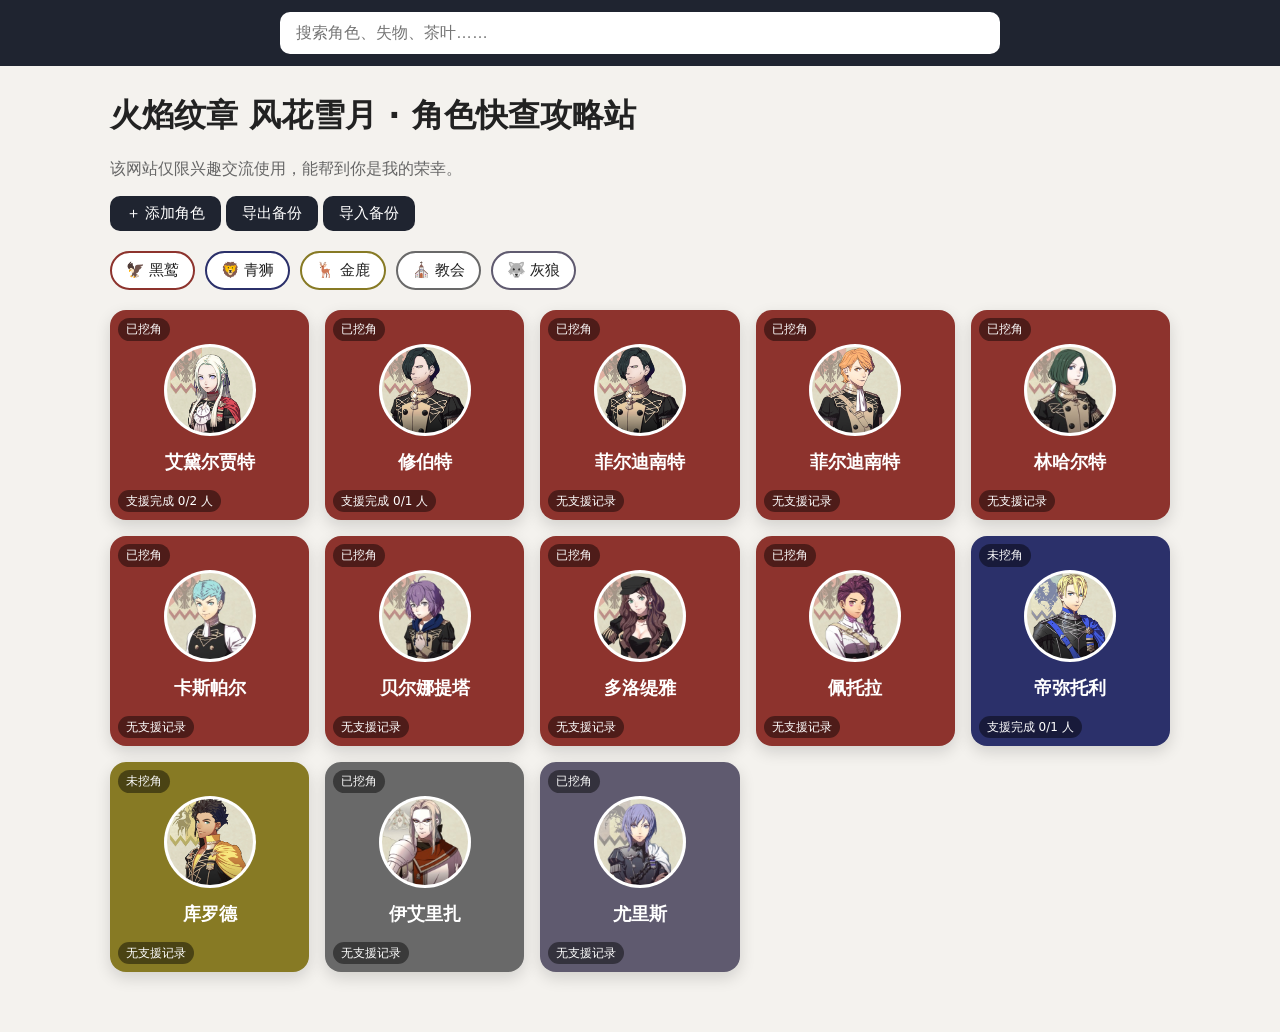
<file: index.html>
<!doctype html>
<html lang="zh-CN">
<head>
  <meta charset="UTF-8">
  <meta name="viewport" content="width=device-width, initial-scale=1.0">
  <title>风花雪月个人攻略</title>
  <link rel="stylesheet" href="style.css">
</head>
<body>
  <header class="topbar">
    <div class="search-wrap">
      <input id="globalSearch" type="text" placeholder="搜索角色、失物、茶叶……">
      <div id="searchResults" class="search-results"></div>
    </div>
  </header>

  <main class="page">
    <h1>火焰纹章 风花雪月 · 角色快查攻略站</h1>
    <p class="hint">该网站仅限兴趣交流使用，能帮到你是我的荣幸。</p>

<div class="toolbar">
  <button id="addCharacterBtn" class="primary-btn">＋ 添加角色</button>
  <button id="exportBtn" class="primary-btn">导出备份</button>
  <label class="primary-btn" style="display:inline-block;cursor:pointer;">
    导入备份<input type="file" id="importFile" accept=".json" style="display:none;">
  </label>
</div>

    <div id="houseFilters" class="house-filters"></div>
    <div id="characterGrid" class="character-grid"></div>
  </main>

  <script src="data.js"></script>
  <script src="app.js"></script>
  <script>
    (async function () {
      const data = await loadData();
      initSearch(data);
      renderHome(data);

      document.getElementById("addCharacterBtn").onclick = () => openCharacterEditor(data, null);
      document.getElementById("exportBtn").onclick = () => exportBackup(data);
      document.getElementById("importFile").onchange = e => {
        if (e.target.files[0]) importBackup(e.target.files[0]);
      };
    })();
  </script>
</body>
</html>
</file>
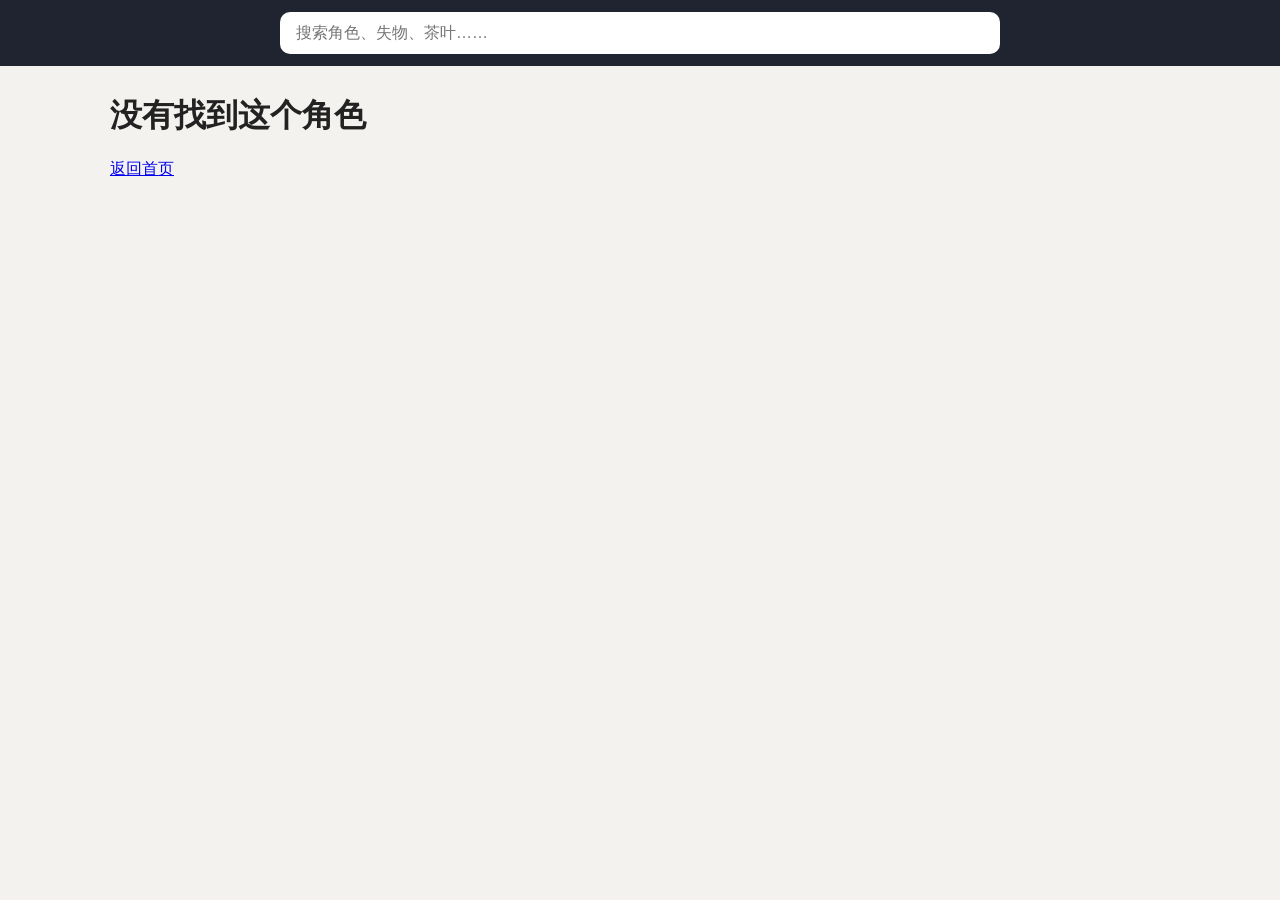
<file: character.html>
<!doctype html>
<html lang="zh-CN">
<head>
  <meta charset="UTF-8">
  <meta name="viewport" content="width=device-width, initial-scale=1.0">
  <title>角色档案</title>
  <link rel="stylesheet" href="style.css">
</head>
<body>
  <header class="topbar">
    <div class="search-wrap">
      <input id="globalSearch" type="text" placeholder="搜索角色、失物、茶叶……">
      <div id="searchResults" class="search-results"></div>
    </div>
  </header>

  <main class="page" id="characterDetail"></main>

  <script src="data.js"></script>
  <script src="app.js"></script>
  <script>
    (async function () {
      const data = await loadData();
      initSearch(data);
      renderCharacter(data);
    })();
  </script>
</body>
</html>
</file>
<file: style.css>
* {
  box-sizing: border-box;
}

body {
  margin: 0;
  font-family: system-ui, -apple-system, "Microsoft YaHei", sans-serif;
  background: #f4f2ee;
  color: #222;
}

.topbar {
  position: sticky;
  top: 0;
  z-index: 50;
  background: #1f2430;
  padding: 12px 20px;
}

.search-wrap {
  position: relative;
  max-width: 720px;
  margin: 0 auto;
}

#globalSearch {
  width: 100%;
  padding: 12px 16px;
  border: none;
  border-radius: 10px;
  font-size: 16px;
  outline: none;
}

.search-results {
  display: none;
  position: absolute;
  top: calc(100% + 6px);
  left: 0;
  right: 0;
  background: #fff;
  border-radius: 10px;
  box-shadow: 0 12px 30px rgba(0,0,0,.18);
  overflow: hidden;
}

.search-results a {
  display: flex;
  justify-content: space-between;
  gap: 12px;
  padding: 10px 14px;
  color: #222;
  text-decoration: none;
  border-bottom: 1px solid #eee;
}

.search-results a:hover {
  background: #f0f0f0;
}

.search-results small {
  color: #777;
}

.search-empty {
  padding: 12px 14px;
  color: #777;
}

.page {
  max-width: 1100px;
  margin: 0 auto;
  padding: 28px 20px 60px;
}

h1 {
  margin-top: 0;
}

.hint {
  color: #666;
}

.house-filters {
  display: flex;
  flex-wrap: wrap;
  gap: 10px;
  margin: 20px 0;
}

.house-filter {
  border: 2px solid var(--house-color);
  background: #fff;
  color: #222;
  padding: 8px 14px;
  border-radius: 999px;
  cursor: pointer;
  font-size: 15px;
}

.house-filter.active {
  background: var(--house-color);
  color: #fff;
}

.character-grid {
  display: grid;
  grid-template-columns: repeat(auto-fill, minmax(170px, 1fr));
  gap: 16px;
}

.character-card {
  position: relative;
  display: block;
  min-height: 210px;
  padding: 34px 12px 38px;
  border-radius: 16px;
  background: var(--house-color);
  color: #fff;
  text-align: center;
  text-decoration: none;
  box-shadow: 0 6px 16px rgba(0,0,0,.14);
  transition: transform .15s ease;
}

.character-card:hover {
  transform: translateY(-3px);
}

.avatar {
  width: 92px;
  height: 92px;
  border-radius: 50%;
  object-fit: cover;
  background: #fff;
  border: 3px solid rgba(255,255,255,.75);
}

.name {
  display: block;
  margin-top: 10px;
  font-size: 18px;
  font-weight: 700;
}

.recruit-badge,
.support-badge {
  position: absolute;
  left: 8px;
  padding: 4px 8px;
  border-radius: 999px;
  background: rgba(0,0,0,.45);
  color: #fff;
  font-size: 12px;
  line-height: 1.2;
}

.recruit-badge {
  top: 8px;
}

.support-badge {
  bottom: 8px;
}

.profile {
  display: flex;
  align-items: center;
  gap: 20px;
  padding: 22px;
  border-radius: 18px;
  background: var(--house-color);
  color: #fff;
  margin-bottom: 22px;
}

.profile-avatar {
  width: 120px;
  height: 120px;
  border-radius: 50%;
  object-fit: cover;
  background: #fff;
  border: 4px solid rgba(255,255,255,.8);
}

.profile h1 {
  margin-bottom: 6px;
}

.recruit-toggle {
  display: inline-flex;
  align-items: center;
  gap: 8px;
  background: rgba(0,0,0,.3);
  padding: 6px 10px;
  border-radius: 8px;
}

.info-grid {
  display: grid;
  grid-template-columns: repeat(auto-fit, minmax(260px, 1fr));
  gap: 16px;
}

.info-box,
.support-section {
  background: #fff;
  border-radius: 16px;
  padding: 18px;
  box-shadow: 0 4px 14px rgba(0,0,0,.07);
}

.info-box h2,
.support-section h2 {
  margin-top: 0;
}

.support-section {
  margin-top: 18px;
}

.support-row {
  display: flex;
  align-items: center;
  gap: 10px;
  padding: 10px 12px;
  border-bottom: 1px solid #eee;
  cursor: pointer;
}

.support-row.completed {
  color: #888;
  text-decoration: line-through;
  background: #fafafa;
}

@media (max-width: 560px) {
  .profile {
    flex-direction: column;
    text-align: center;
  }
}

.primary-btn,
.modal-actions button.primary-btn {
  background: #1f2430;
  color: #fff;
  border: none;
  padding: 8px 16px;
  border-radius: 10px;
  cursor: pointer;
  font-size: 15px;
}
.primary-btn:hover { opacity: .88; }

.toolbar { margin: 0 0 18px; }
.support-head {
  display: flex;
  justify-content: space-between;
  align-items: center;
  gap: 12px;
  flex-wrap: wrap;
}
.support-head h2 { margin: 0; }
.support-head button {
  background: #fff;
  border: 2px solid #1f2430;
  padding: 6px 12px;
  border-radius: 10px;
  cursor: pointer;
}

.modal-overlay {
  position: fixed;
  inset: 0;
  background: rgba(0,0,0,.5);
  display: flex;
  align-items: center;
  justify-content: center;
  z-index: 100;
  padding: 16px;
}
.modal-box {
  background: #fff;
  border-radius: 16px;
  padding: 22px;
  width: 100%;
  max-width: 460px;
  max-height: 90vh;
  overflow-y: auto;
  box-shadow: 0 20px 50px rgba(0,0,0,.3);
}
.modal-box h2 { margin-top: 0; }
.modal-box label {
  display: block;
  margin: 10px 0;
  font-size: 14px;
  color: #444;
}
.modal-box input[type="text"],
.modal-box input:not([type]),
.modal-box textarea,
.modal-box select {
  display: block;
  width: 100%;
  margin-top: 4px;
  padding: 8px 10px;
  border: 1px solid #ccc;
  border-radius: 8px;
  font-size: 14px;
  font-family: inherit;
}
.modal-box textarea { min-height: 52px; resize: vertical; }
.modal-box label.inline {
  display: inline-flex;
  align-items: center;
  gap: 6px;
  margin-right: 12px;
}
.modal-box fieldset {
  border: 1px solid #ddd;
  border-radius: 8px;
  margin: 12px 0;
  padding: 8px 12px;
}
.modal-actions {
  display: flex;
  justify-content: flex-end;
  gap: 10px;
  margin-top: 16px;
}
.modal-actions button {
  padding: 8px 16px;
  border-radius: 8px;
  border: 1px solid #ccc;
  background: #fff;
  cursor: pointer;
}

.danger-btn,
.modal-actions button.danger-btn {
  background: #b3261e;
  color: #fff;
  border: none;
  padding: 8px 16px;
  border-radius: 8px;
  cursor: pointer;
  margin-right: auto;
}
.danger-btn:hover { opacity: .88; }

.support-card {
  display: flex;
  align-items: center;
  gap: 12px;
  padding: 10px 14px;
  border-radius: 12px;
  background: #fff;
  border: 1px solid #e0e0e0;
  margin-bottom: 8px;
}

.support-card.all-done {
  background: #fafafa;
  opacity: 0.8;
}

.support-avatar {
  width: 48px;
  height: 48px;
  border-radius: 50%;
  object-fit: cover;
  background: #fff;
  border: 2px solid #ddd;
  flex-shrink: 0;
}

.support-meta {
  display: flex;
  align-items: center;
  gap: 8px;
  min-width: 140px;
}

.support-house {
  font-size: 18px;
}

.support-name {
  font-size: 15px;
  font-weight: 600;
}

.support-ranks {
  display: flex;
  flex-wrap: wrap;
  gap: 6px;
  margin-left: auto;
}

.rank-item {
  display: inline-flex;
  align-items: center;
  gap: 4px;
  padding: 4px 8px;
  border-radius: 8px;
  border: 1px solid #ccc;
  background: #f5f5f5;
  cursor: pointer;
  font-size: 13px;
  color: #888;
  user-select: none;
}

.rank-item.done {
  background: #fff7d6;
  border-color: #d4b106;
  color: #8a6d00;
  font-weight: 700;
}

.rank-item input {
  margin: 0;
  cursor: pointer;
}

.support-del {
  background: none;
  border: 1px solid #ccc;
  border-radius: 6px;
  padding: 2px 8px;
  cursor: pointer;
  font-size: 12px;
  color: #b3261e;
  flex-shrink: 0;
}
.support-del:hover { background: #fbe9e7; }

mark {
  background: #ffe066;
  color: inherit;
  padding: 0 2px;
  border-radius: 3px;
}

.search-results a .search-text {
  overflow: hidden;
  text-overflow: ellipsis;
  white-space: nowrap;
  min-width: 0;
}

.search-results a small {
  flex-shrink: 0;
}

.field-label {
  display: block;
  margin: 10px 0 4px;
  font-size: 14px;
  color: #444;
}

.item-picker {
  margin-bottom: 12px;
}

.item-selected {
  display: flex;
  flex-wrap: wrap;
  gap: 6px;
  min-height: 36px;
  padding: 6px;
  border: 1px solid #ccc;
  border-radius: 8px;
  background: #fafafa;
}

.item-empty {
  color: #999;
  font-size: 13px;
  padding: 4px;
}

.item-tag {
  display: inline-flex;
  align-items: center;
  gap: 4px;
  padding: 3px 8px;
  background: #e8eef7;
  border-radius: 999px;
  font-size: 13px;
}

.item-remove {
  border: none;
  background: none;
  cursor: pointer;
  color: #666;
  font-size: 14px;
  line-height: 1;
  padding: 0 2px;
}

.item-controls {
  display: flex;
  gap: 8px;
  margin-top: 8px;
  flex-wrap: wrap;
}

.modal-box .item-controls .item-select,
.modal-box .item-controls .item-new-input {
  flex: 1;
  min-width: 120px;
  width: auto;
  display: inline-block;
  margin-top: 0;
  padding: 6px 8px;
  border: 1px solid #ccc;
  border-radius: 8px;
  font-size: 14px;
  font-family: inherit;
}

.item-new-btn {
  padding: 6px 12px;
  border-radius: 8px;
  border: 1px solid #ccc;
  background: #fff;
  cursor: pointer;
  flex-shrink: 0;
}
.item-new-btn:hover { background: #f0f0f0; }

.character-card.dragging {
  opacity: 0.4;
  transform: scale(0.96);
}

.character-card.drag-over {
  outline: 3px dashed #1f2430;
  outline-offset: 3px;
}

#characterGrid {
  position: relative;
}

.drop-indicator {
  position: absolute;
  width: 4px;
  background: #1f2430;
  border-radius: 2px;
  display: none;
  pointer-events: none;
  box-shadow: 0 0 0 2px rgba(31, 36, 48, 0.18);
  transition: left 0.08s ease, top 0.08s ease;
  z-index: 5;
}

.support-row {
  flex-wrap: wrap;
}

.support-main {
  flex: 1 1 0;
  min-width: 0;
  word-break: break-word;
}

.support-del {
  flex-shrink: 0;
}

@media (max-width: 560px) {
  .page {
    padding: 16px 12px 40px;
  }

  .character-grid {
    grid-template-columns: repeat(2, 1fr);
    gap: 10px;
  }

  .character-card {
    min-height: 150px;
    padding: 24px 8px 28px;
    border-radius: 12px;
  }

  .avatar {
    width: 60px;
    height: 60px;
    border-width: 2px;
  }

  .name {
    margin-top: 6px;
    font-size: 15px;
  }

  .recruit-badge,
  .support-badge {
    left: 4px;
    padding: 2px 6px;
    font-size: 10px;
    max-width: calc(100% - 8px);
    white-space: nowrap;
    overflow: hidden;
    text-overflow: ellipsis;
  }

  .recruit-badge { top: 4px; }
  .support-badge { bottom: 4px; }

  .house-filters {
    gap: 8px;
  }

  .house-filter {
    padding: 6px 10px;
    font-size: 13px;
  }

  .toolbar {
    display: flex;
    flex-wrap: wrap;
    gap: 8px;
  }
}

/* ===== 支援卡片按钮组优化 ===== */
.support-actions {
  display: flex;
  gap: 6px;
  flex-shrink: 0;
}

.support-actions button {
  padding: 4px 10px;
  border-radius: 6px;
  font-size: 13px;
  cursor: pointer;
  background: none;
  border: 1px solid #ccc;
  text-decoration: none; /* 防止受到已完成划线影响 */
}

.support-edit {
  color: #1f2430;
}

.support-edit:hover {
  background: #eef0f5;
}

/* 手机端适配：当屏幕较窄时，把勾选框挤到下一行，按钮留在右上角 */
@media (max-width: 560px) {
  .support-card {
    flex-wrap: wrap;
    padding: 12px;
  }
  
  .support-ranks {
    order: 3;          /* 勾选框放到最下面 */
    width: 100%;       /* 占满整行 */
    margin-left: 0;
    margin-top: 8px;
    justify-content: flex-start;
  }
  
  .support-actions {
    order: 2;
    margin-left: auto;
  }
}

/* ===== 喜欢的话题 ===== */
.topic-list {
  display: flex;
  flex-wrap: wrap;
  gap: 8px;
  margin-top: 10px;
}
.topic-item {
  background: #f0f4f8;
  border: 1px solid #d0d7e2;
  padding: 4px 12px;
  border-radius: 999px;
  font-size: 14px;
  color: #334;
}

/* ===== 茶会结束时对话 ===== */
.dialog-list {
  display: flex;
  flex-direction: column;
  gap: 12px;
  margin-top: 10px;
}
.dialog-box {
  background: #fdfaf6;
  border: 1px solid #e8dfd1;
  border-radius: 12px;
  overflow: hidden;
}
.dialog-char {
  padding: 12px 16px;
  font-size: 15px;
  color: #333;
  font-weight: 600;
  border-bottom: 1px dashed #e8dfd1;
  background: #fff9f0;
}
.dialog-options {
  padding: 12px 16px;
  display: flex;
  flex-wrap: wrap;
  gap: 8px;
}
.dialog-option {
  background: #e8f0fe;
  border: 1px solid #c2d6fc;
  color: #1a73e8;
  padding: 4px 12px;
  border-radius: 6px;
  font-size: 14px;
  font-weight: 500;
}
</file>
